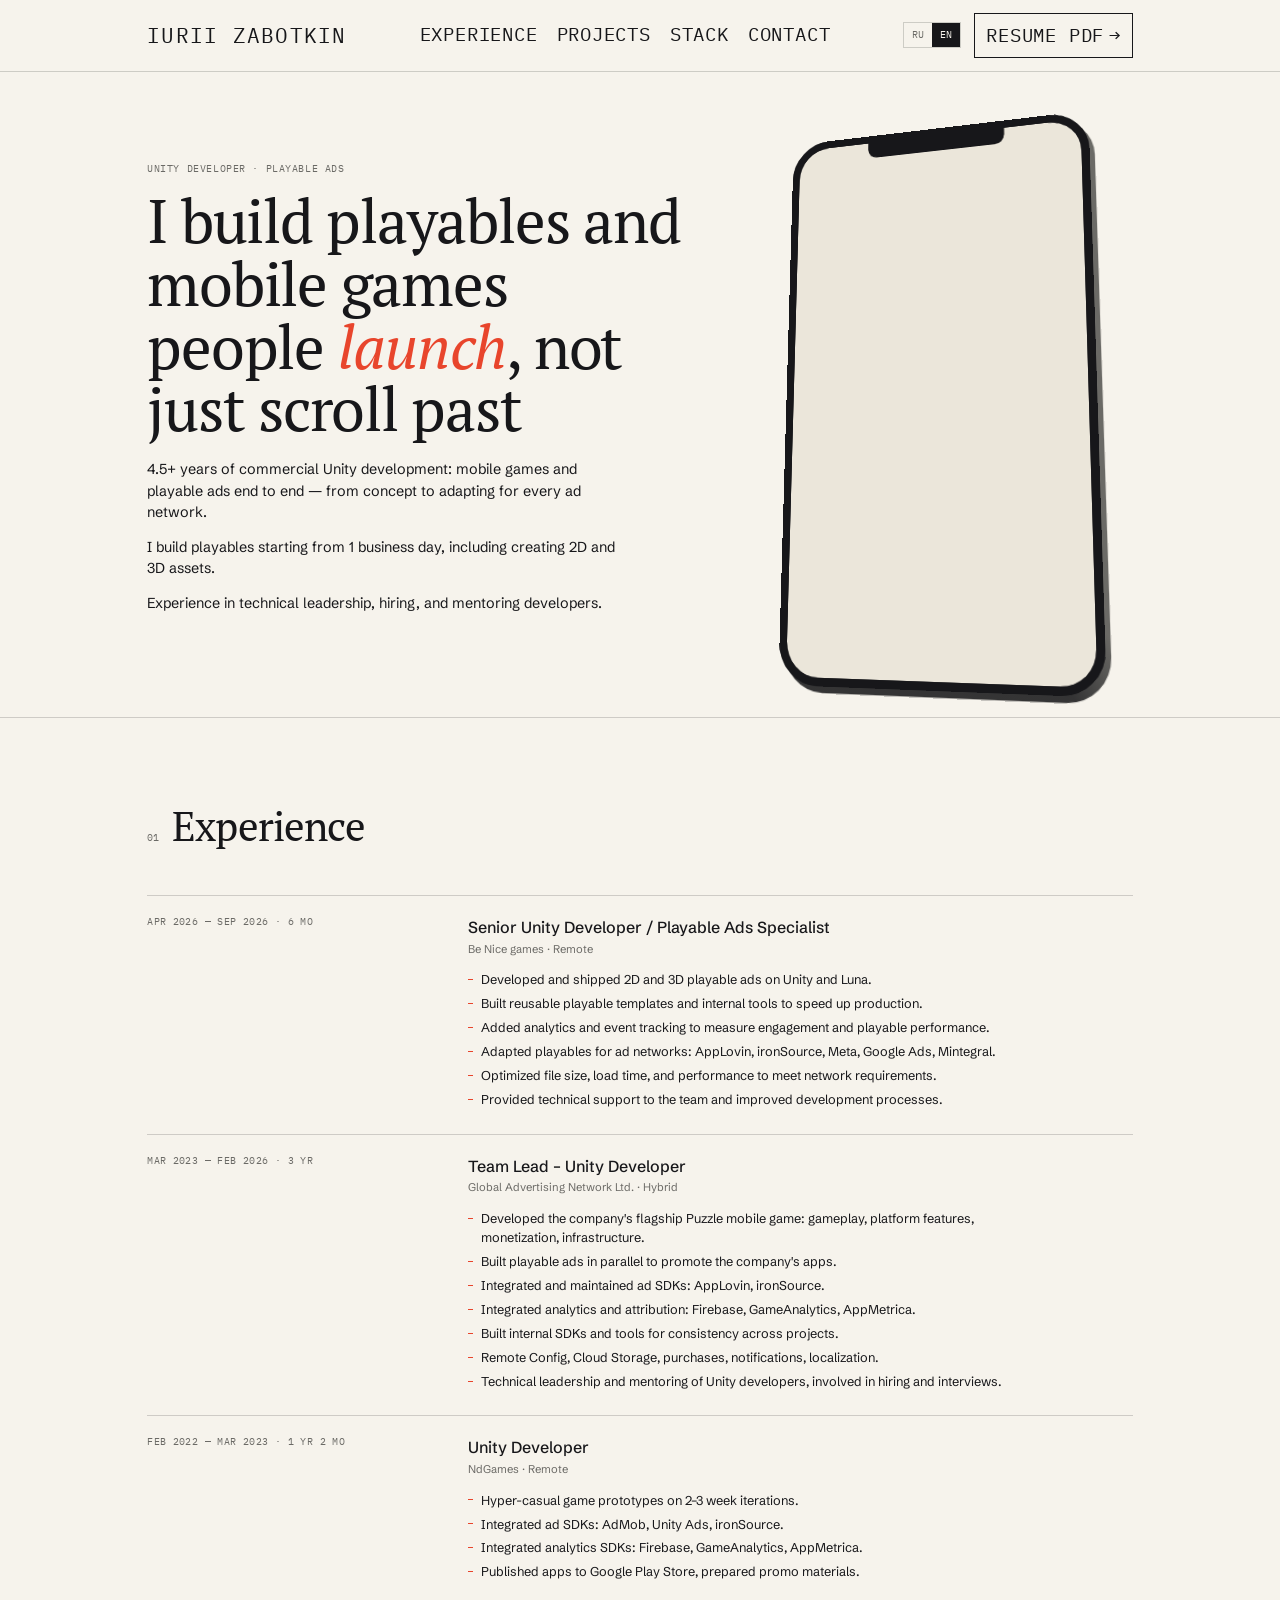
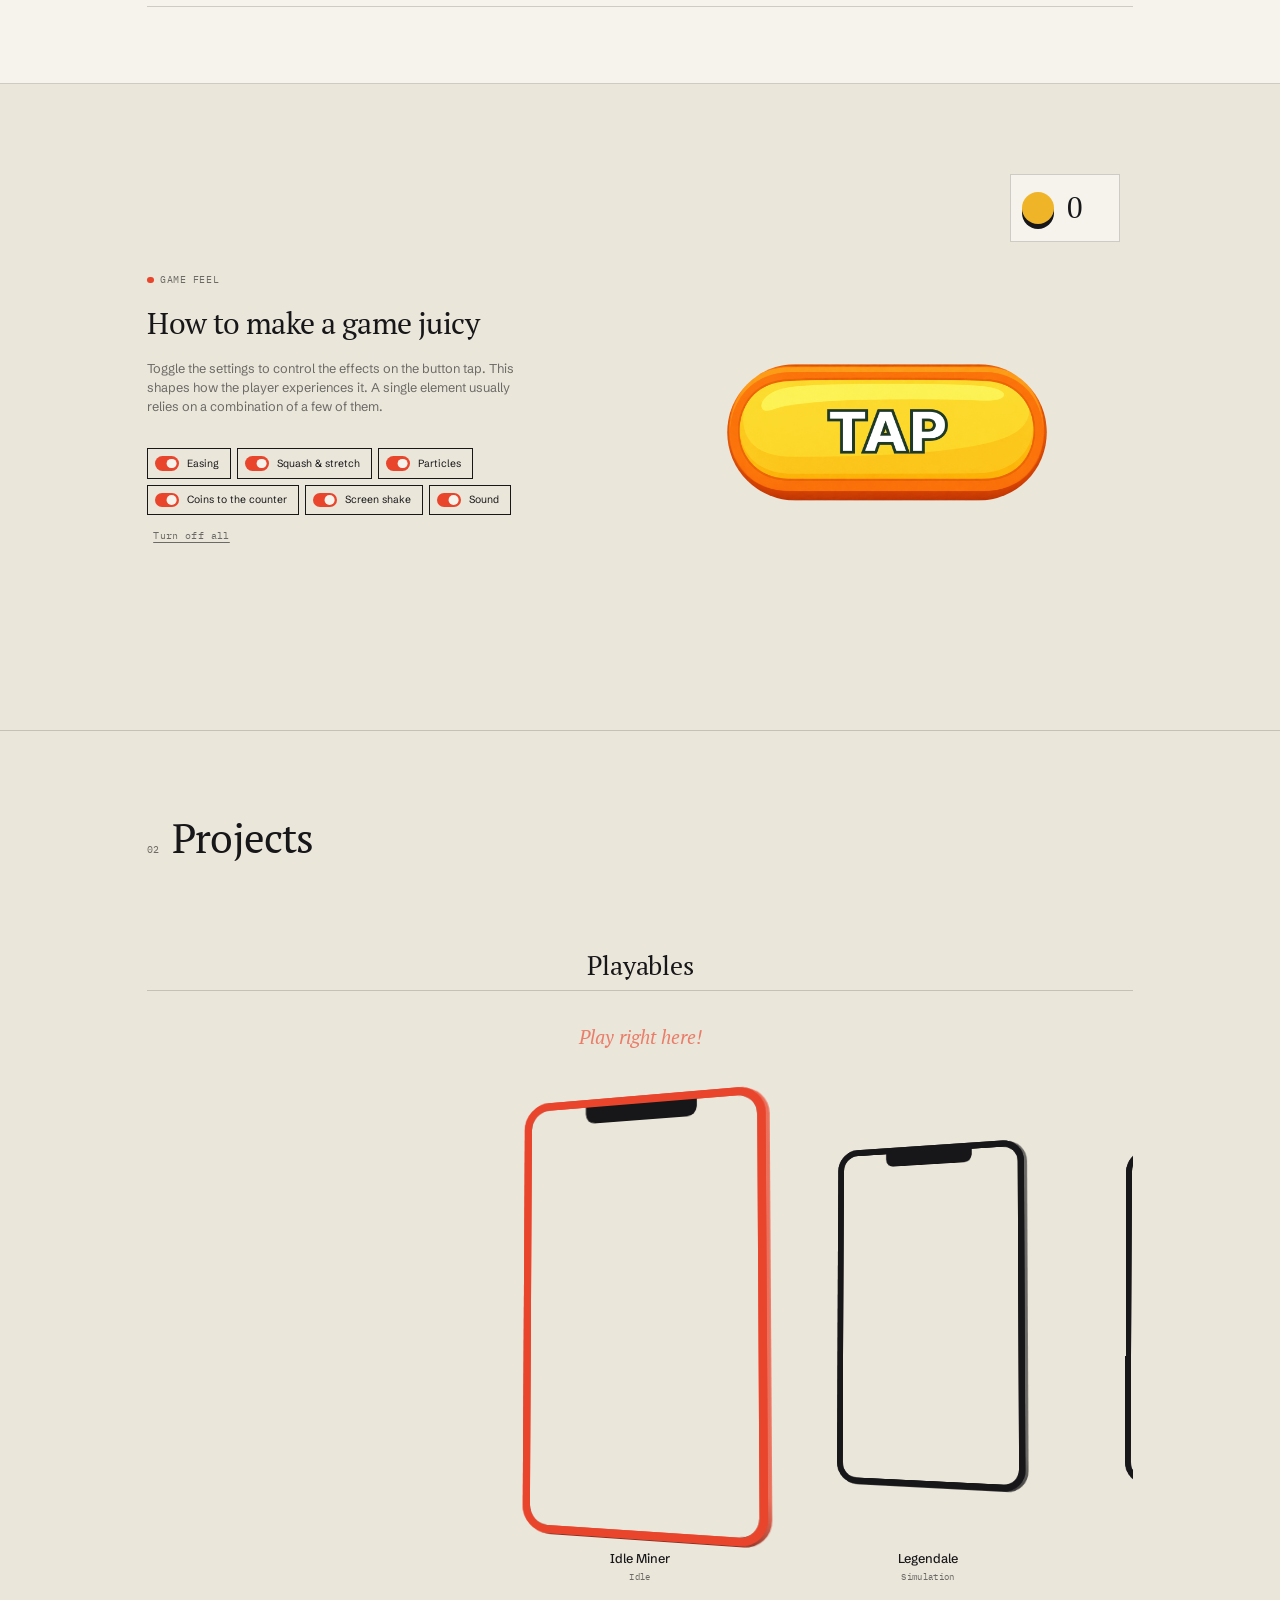
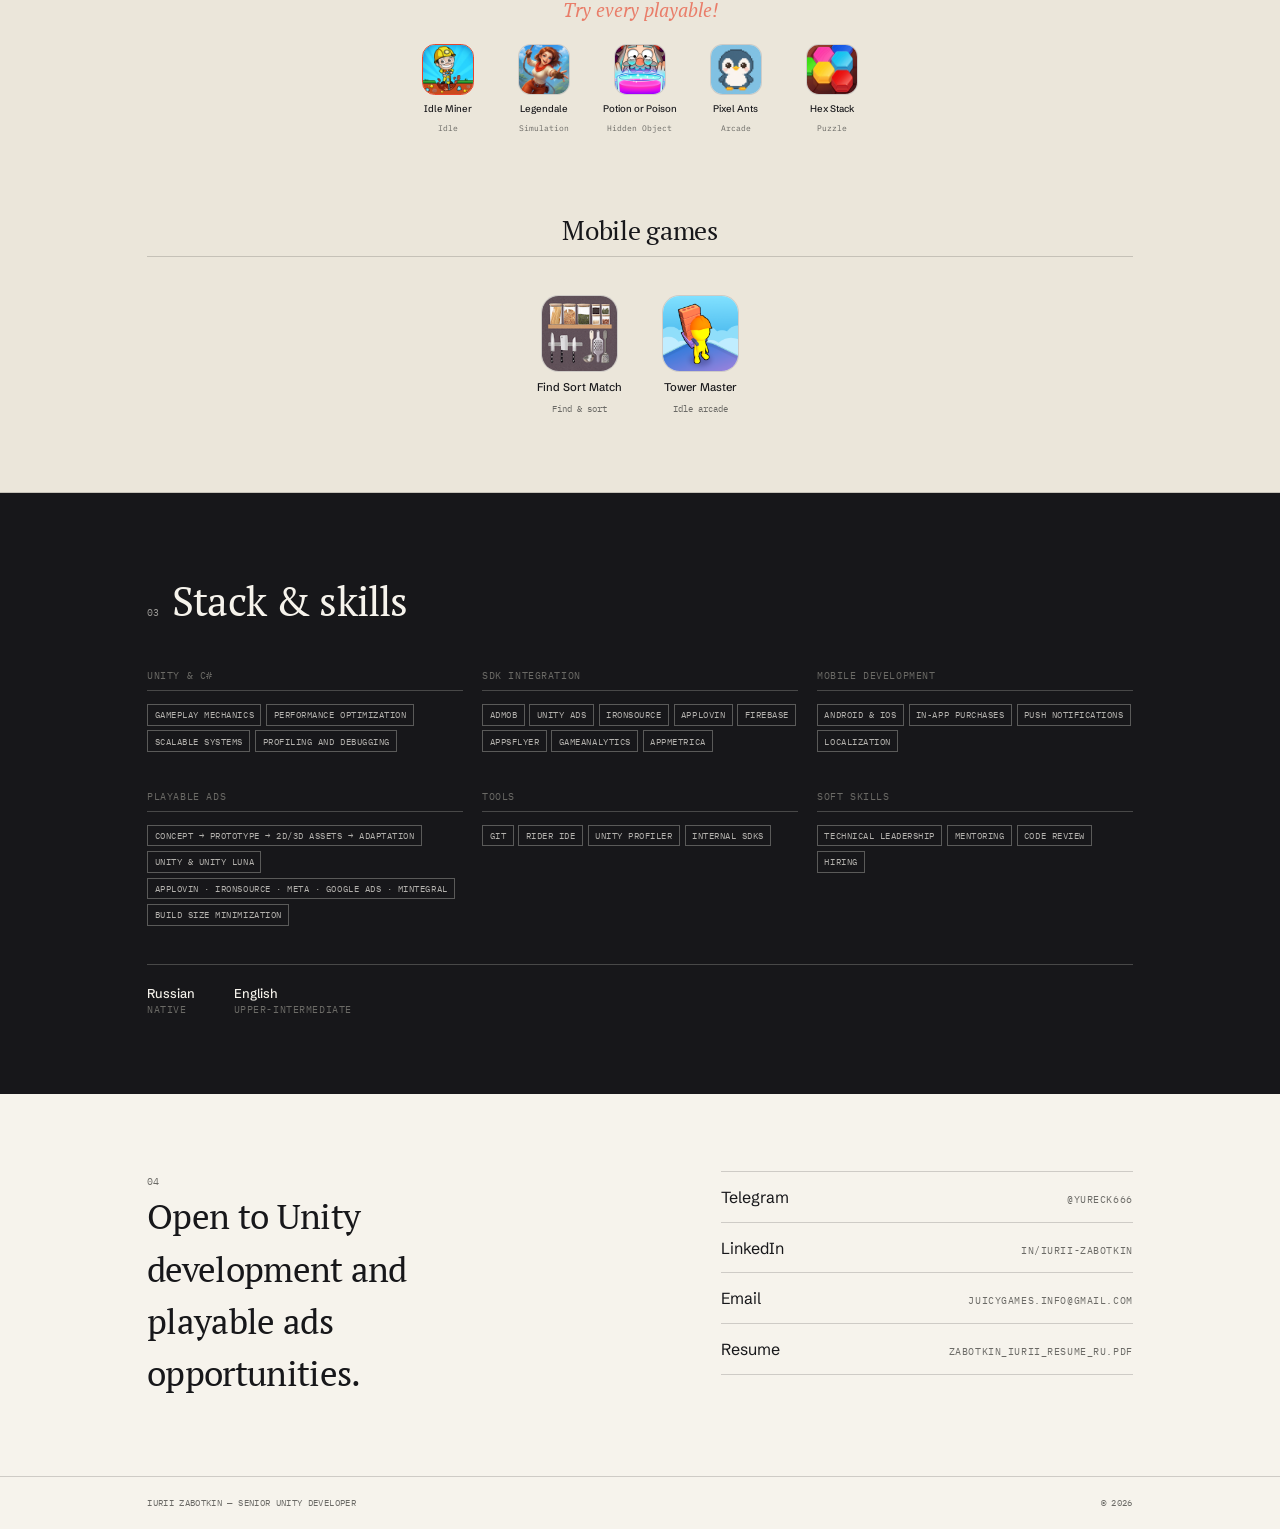
<file: index.html>
<!doctype html>
<html lang="ru">
<head>
<meta charset="utf-8">
<meta name="viewport" content="width=device-width, initial-scale=1">
<title>Юрий Заботкин — Senior Unity Developer, Playable Ads</title>
<meta name="description" content="Senior Unity Developer и Playable Ads специалист. 4.5+ года в мобильных играх и плееблах.">
<meta property="og:type" content="website">
<meta property="og:site_name" content="Юрий Заботкин">
<meta property="og:url" content="https://yureck666.github.io/DemoSite/">
<meta property="og:title" content="Юрий Заботкин — Senior Unity Developer, Playable Ads">
<meta property="og:description" content="Senior Unity Developer и Playable Ads специалист. 4.5+ года в мобильных играх и плееблах.">
<meta property="og:image" content="https://yureck666.github.io/DemoSite/assets/og-image.png">
<meta property="og:image:width" content="1200">
<meta property="og:image:height" content="630">
<meta property="og:locale" content="ru_RU">
<meta name="twitter:card" content="summary_large_image">
<meta name="twitter:title" content="Юрий Заботкин — Senior Unity Developer, Playable Ads">
<meta name="twitter:description" content="Senior Unity Developer и Playable Ads специалист. 4.5+ года в мобильных играх и плееблах.">
<meta name="twitter:image" content="https://yureck666.github.io/DemoSite/assets/og-image.png">
<link rel="icon" type="image/svg+xml" href="assets/favicon.svg">
<link rel="preconnect" href="https://fonts.googleapis.com">
<link rel="preconnect" href="https://fonts.gstatic.com" crossorigin>
<!-- Loaded non-blocking: a stylesheet link still pending makes browsers hold
     off running every later <script> until it resolves, so a slow/stalled
     fonts.googleapis.com request would otherwise delay main.js itself
     (and with it everything that isn't hardcoded as static HTML, like the
     hero text). preload+onload swap avoids that; noscript covers no-JS. -->
<link rel="preload" as="style"
  href="https://fonts.googleapis.com/css2?family=PT+Serif:ital@0;1&family=Schibsted+Grotesk:wght@400;500;600&family=IBM+Plex+Mono:wght@400;500&display=swap"
  onload="this.onload=null;this.rel='stylesheet'">
<noscript><link rel="stylesheet" href="https://fonts.googleapis.com/css2?family=PT+Serif:ital@0;1&family=Schibsted+Grotesk:wght@400;500;600&family=IBM+Plex+Mono:wght@400;500&display=swap"></noscript>
<link rel="stylesheet" href="assets/css/styles.css">
</head>
<body>

<header class="site-header">
  <div class="container site-header__row">
    <span class="site-header__name" id="headerName">Заботкин Юрий</span>
    <nav class="site-header__nav" id="headerNav" aria-label="Основная навигация"></nav>
    <div class="site-header__actions">
      <div class="lang-switch" role="group" aria-label="Язык сайта">
        <button type="button" id="langRu" aria-pressed="true">RU</button>
        <button type="button" id="langEn" aria-pressed="false">EN</button>
      </div>
      <a class="btn btn--outline" id="headerResume" href="assets/resume/Zabotkin_Iurii_Resume_RU.pdf" download>
        <span id="headerResumeLabel">Резюме PDF</span><span class="arrow">→</span>
      </a>
    </div>
  </div>
</header>

<main>

  <!-- Hero -->
  <section class="hero">
    <div class="container hero__grid">
      <div>
        <p class="mono hero__eyebrow" id="heroEyebrow"></p>
        <h1 class="hero__title" id="heroTitle"></h1>
        <div id="heroLede"></div>
      </div>
      <div>
        <div class="hero__device-wrap">
          <div class="phone phone--hero" id="heroPhone">
            <div class="phone__edge"></div>
            <div class="phone__body">
              <div class="phone__screen">
                <video id="heroPreview" src="assets/Playables Preview/Miner.mp4" muted loop playsinline preload="auto" autoplay></video>
                <!-- aria-label and click target are wired by main.js once the playables data (title/url) is loaded -->
                <button type="button" class="phone__select" id="heroPlayBtn"></button>
              </div>
            </div>
            <div class="phone__notch"></div>
            <div class="phone__frame"></div>
          </div>
        </div>
      </div>
    </div>
  </section>

  <!-- Experience -->
  <section class="section" id="experience">
    <div class="container">
      <div class="section__head" data-reveal>
        <span class="section__index" id="expIndex"></span>
        <h2 class="section__title" id="expTitle"></h2>
      </div>
      <div class="exp-list" id="expList"></div>
    </div>
  </section>

  <!-- Game Feel interactive demo -->
  <section class="section gamefeel-section" id="gamefeel">
    <div class="container">
      <div class="gamefeel" data-reveal>
        <div class="gamefeel__info">
          <p class="gamefeel__label" id="gfEyebrow"></p>
          <h3 class="gamefeel__title" id="gfTitle"></h3>
          <p class="gamefeel__text" id="gfDesc"></p>
        </div>

        <div class="gamefeel__stage" id="gfStage">
          <div class="gamefeel__counter">
            <span class="gamefeel__coin" aria-hidden="true">
              <span class="gamefeel__coin-shadow"></span>
              <span class="gamefeel__coin-icon"></span>
            </span>
            <span class="sr-only" id="gfCounterSrLabel"></span>
            <span class="gamefeel__value" id="gfCount">0</span>
          </div>
          <canvas class="gamefeel__fx" id="gfFx" aria-hidden="true"></canvas>
          <button type="button" class="gamefeel__btn" id="gfButton"></button>
        </div>

        <div class="gamefeel__controls">
          <div class="gamefeel__toggles" role="group" aria-label="Effects">
            <button type="button" class="toggle" id="gfToggleEasing" data-effect="easing" aria-pressed="true">
              <span class="toggle__switch" aria-hidden="true"></span><span id="gfToggleEasingLabel"></span>
            </button>
            <button type="button" class="toggle" id="gfToggleSquash" data-effect="squash" aria-pressed="true">
              <span class="toggle__switch" aria-hidden="true"></span><span id="gfToggleSquashLabel"></span>
            </button>
            <button type="button" class="toggle" id="gfToggleParticles" data-effect="particles" aria-pressed="true">
              <span class="toggle__switch" aria-hidden="true"></span><span id="gfToggleParticlesLabel"></span>
            </button>
            <button type="button" class="toggle" id="gfToggleCounter" data-effect="counter" aria-pressed="true">
              <span class="toggle__switch" aria-hidden="true"></span><span id="gfToggleCounterLabel"></span>
            </button>
            <button type="button" class="toggle" id="gfToggleShake" data-effect="shake" aria-pressed="true">
              <span class="toggle__switch" aria-hidden="true"></span><span id="gfToggleShakeLabel"></span>
            </button>
            <button type="button" class="toggle" id="gfToggleSound" data-effect="sound" aria-pressed="true">
              <span class="toggle__switch" aria-hidden="true"></span><span id="gfToggleSoundLabel"></span>
            </button>
          </div>
          <button type="button" class="gamefeel__all" id="gfToggleAll"></button>
        </div>
      </div>
    </div>
  </section>

  <!-- Projects -->
  <section class="section section--paper2" id="projects">
    <div class="container">
      <div class="section__head" data-reveal>
        <span class="section__index" id="projIndex"></span>
        <h2 class="section__title" id="projTitle"></h2>
      </div>

      <div class="subsection" data-reveal>
        <div class="subsection__head">
          <h3 class="subsection__title" id="playablesTitle"></h3>
        </div>
        <p class="playables-caption" id="playablesTagline"></p>
        <div class="playables-grid" id="playablesGrid"></div>
        <p class="playables-caption playables-caption--nav" id="playablesNavTagline"></p>
        <div class="playables-nav" id="playablesNav"></div>
      </div>

      <div class="subsection" data-reveal>
        <div class="subsection__head">
          <h3 class="subsection__title" id="gamesTitle"></h3>
        </div>
        <div class="games-row" id="gamesRow"></div>
      </div>
    </div>
  </section>

  <!-- Stack -->
  <section class="section section--invert" id="stack">
    <div class="container">
      <div class="section__head" data-reveal>
        <span class="section__index" id="stackIndex"></span>
        <h2 class="section__title" id="stackTitle"></h2>
      </div>
      <div class="stack-groups" id="stackGroups"></div>
      <div class="languages-row" id="languagesRow"></div>
    </div>
  </section>

  <!-- Contact -->
  <section class="section" id="contact">
    <div class="container contact__grid">
      <div data-reveal>
        <span class="section__index" id="contactIndex"></span>
        <p class="contact__lede" id="contactLede"></p>
      </div>
      <ul class="contact__list" id="contactList" data-reveal></ul>
    </div>
  </section>

</main>

<footer class="site-footer">
  <div class="container site-footer__row">
    <span id="footerText"></span>
    <span>© <span id="footerYear"></span></span>
  </div>
</footer>

<!-- Reusable playable modal -->
<dialog class="player-modal" id="playerModal">
  <div class="player-modal__bar">
    <div class="player-modal__info">
      <div class="player-modal__title" id="playerModalTitle">—</div>
      <div class="player-modal__genre" id="playerModalGenre"></div>
    </div>
    <div class="player-modal__tools">
      <button type="button" id="playerRestart" title="Restart">↻</button>
      <a id="playerOpenNewTab" href="#" target="_blank" rel="noopener" title="Open in new tab">↗</a>
      <button type="button" id="playerClose" title="Close">✕</button>
    </div>
  </div>
  <div class="player-modal__stage">
    <div class="phone phone--lg">
      <div class="phone__edge"></div>
      <div class="phone__body">
        <div class="phone__screen">
          <iframe id="playerFrame" title="Playable demo" src="about:blank" allow="accelerometer; gyroscope"></iframe>
          <video id="playerBackdrop" muted playsinline aria-hidden="true"></video>
          <div class="player-loading" id="playerLoading" aria-hidden="true">
            <svg class="player-loading__ring" viewBox="0 0 64 64" width="64" height="64">
              <circle class="player-loading__track" cx="32" cy="32" r="28"></circle>
              <circle class="player-loading__fill" id="playerLoadingFill" cx="32" cy="32" r="28"></circle>
            </svg>
            <div class="player-loading__label" id="playerLoadingLabel">0 / 0</div>
          </div>
        </div>
      </div>
      <div class="phone__notch"></div>
      <div class="phone__frame"></div>
    </div>
  </div>
</dialog>

<script src="assets/js/i18n.js"></script>
<script src="assets/js/main.js"></script>
<script data-goatcounter="https://yureck666.goatcounter.com/count"
        async src="//gc.zgo.at/count.js"></script>
</body>
</html>
</file>
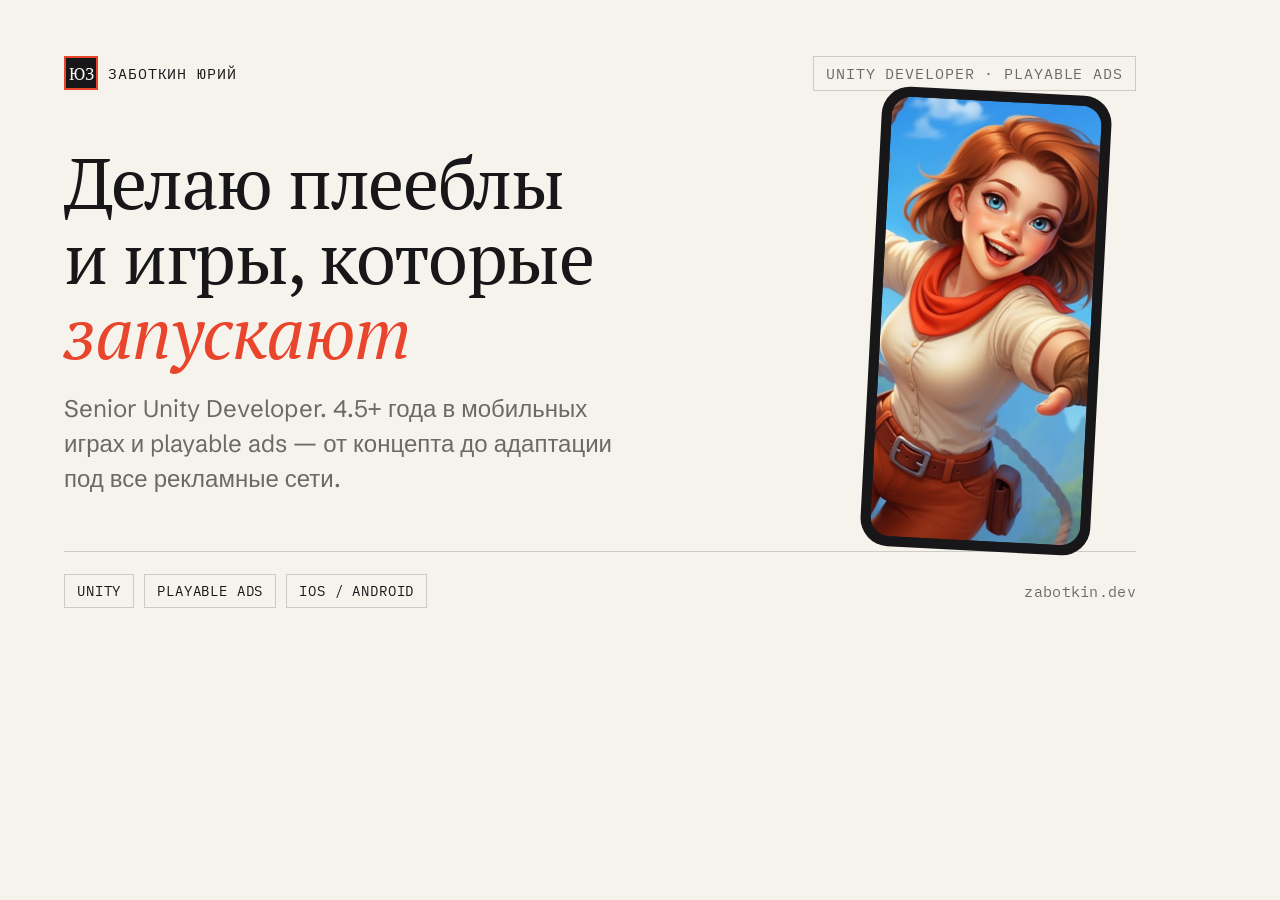
<file: assets/og/og-image.html>
<!doctype html>
<html lang="ru">
<head>
<meta charset="utf-8">
<link rel="preconnect" href="https://fonts.googleapis.com">
<link rel="preconnect" href="https://fonts.gstatic.com" crossorigin>
<link rel="stylesheet" href="https://fonts.googleapis.com/css2?family=PT+Serif:ital@0;1&family=Schibsted+Grotesk:wght@400;500;600&family=IBM+Plex+Mono:wght@400;500&display=swap">
<style>
  :root {
    --paper:   #F6F3EC;
    --paper-2: #EBE6DA;
    --ink:     #17171A;
    --muted:   #6B6A66;
    --accent:  #E8452C;
    --rule:    1px solid rgba(23, 23, 26, 0.18);
  }
  * { margin: 0; padding: 0; box-sizing: border-box; }
  html, body {
    width: 1200px;
    height: 630px;
    background: var(--paper);
    color: var(--ink);
    font-family: 'Schibsted Grotesk', sans-serif;
    overflow: hidden;
  }
  .card {
    width: 1200px;
    height: 630px;
    position: relative;
    display: flex;
    flex-direction: column;
    justify-content: space-between;
    padding: 56px 64px;
  }
  .top {
    display: flex;
    justify-content: space-between;
    align-items: flex-start;
  }
  .mark {
    display: flex;
    align-items: center;
    gap: 10px;
  }
  .mark__box {
    width: 34px;
    height: 34px;
    background: var(--ink);
    border: 2px solid var(--accent);
    color: var(--paper);
    font-family: 'PT Serif', serif;
    font-size: 17px;
    display: flex;
    align-items: center;
    justify-content: center;
    flex-shrink: 0;
  }
  .mark__name {
    font-family: 'IBM Plex Mono', monospace;
    font-size: 15px;
    letter-spacing: 0.06em;
    text-transform: uppercase;
  }
  .eyebrow {
    font-family: 'IBM Plex Mono', monospace;
    font-size: 15px;
    letter-spacing: 0.06em;
    text-transform: uppercase;
    color: var(--muted);
    border: var(--rule);
    padding: 7px 12px;
  }
  .main {
    display: flex;
    align-items: center;
    gap: 56px;
  }
  .text {
    flex: 1.15;
  }
  .title {
    font-family: 'PT Serif', serif;
    font-size: 72px;
    line-height: 1.04;
    letter-spacing: -0.02em;
    color: var(--ink);
  }
  .title em {
    font-style: italic;
    color: var(--accent);
  }
  .subtitle {
    margin-top: 22px;
    font-size: 24px;
    line-height: 1.45;
    color: var(--muted);
    max-width: 560px;
  }
  .device-wrap {
    flex-shrink: 0;
    width: 300px;
    display: flex;
    justify-content: center;
  }
  .phone {
    width: 230px;
    height: 460px;
    background: var(--ink);
    border-radius: 28px;
    padding: 10px;
    transform: rotate(3deg);
  }
  .phone__screen {
    width: 100%;
    height: 100%;
    border-radius: 20px;
    overflow: hidden;
    position: relative;
    background: var(--paper-2);
  }
  .phone__screen img {
    width: 100%;
    height: 100%;
    object-fit: cover;
  }
  .bottom {
    display: flex;
    align-items: center;
    justify-content: space-between;
    border-top: var(--rule);
    padding-top: 22px;
  }
  .tags {
    display: flex;
    gap: 10px;
  }
  .tag {
    font-family: 'IBM Plex Mono', monospace;
    font-size: 14px;
    letter-spacing: 0.06em;
    text-transform: uppercase;
    color: var(--ink);
    border: var(--rule);
    padding: 7px 12px;
  }
  .url {
    font-family: 'IBM Plex Mono', monospace;
    font-size: 15px;
    letter-spacing: 0.02em;
    color: var(--muted);
  }
</style>
</head>
<body>
  <div class="card">
    <div class="top">
      <div class="mark">
        <div class="mark__box">ЮЗ</div>
        <div class="mark__name">Заботкин Юрий</div>
      </div>
      <div class="eyebrow">Unity Developer · Playable Ads</div>
    </div>

    <div class="main">
      <div class="text">
        <div class="title">Делаю плееблы<br>и игры, которые<br><em>запускают</em></div>
        <div class="subtitle">Senior Unity Developer. 4.5+ года в мобильных играх и playable ads — от концепта до адаптации под все рекламные сети.</div>
      </div>
      <div class="device-wrap">
        <div class="phone">
          <div class="phone__screen">
            <img src="../Playables%20Icons/Legendale.png" alt="">
          </div>
        </div>
      </div>
    </div>

    <div class="bottom">
      <div class="tags">
        <span class="tag">Unity</span>
        <span class="tag">Playable Ads</span>
        <span class="tag">iOS / Android</span>
      </div>
      <div class="url">zabotkin.dev</div>
    </div>
  </div>
</body>
</html>
</file>
<file: assets/css/styles.css>
/* ==========================================================================
   Tokens — exact values from DESIGN.md. Do not add colors/sizes outside this.
   Sizes below are the pre-zoom values x0.8 (see note on the html rule) so
   the page renders without relying on the non-standard `zoom` property.
   ========================================================================== */
:root {
  --paper:   #F6F3EC;
  --paper-2: #EBE6DA;
  --ink:     #17171A;
  --muted:   #6B6A66;
  --accent:  #E8452C;
  --rule:    1px solid rgba(23, 23, 26, 0.18);
  --rule-ink: 1px solid rgba(246, 243, 236, 0.22);

  --sp-1: 6.4px;
  --sp-2: 12.8px;
  --sp-3: 19.2px;
  --sp-4: 38.4px;
  --sp-5: 76.8px;

  --font-display: "PT Serif", Georgia, serif;
  --font-text: "Schibsted Grotesk", Georgia, sans-serif;
  --font-mono: "IBM Plex Mono", ui-monospace, monospace;
}

/* ==========================================================================
   Reset
   ========================================================================== */
*, *::before, *::after { box-sizing: border-box; }
html { -webkit-text-size-adjust: 100%; }
body, h1, h2, h3, p, figure, dl, dd { margin: 0; }
ul { margin: 0; padding: 0; list-style: none; }
img, svg, video, iframe { display: block; max-width: 100%; }
a { color: inherit; }
button { font: inherit; color: inherit; background: none; border: 0; cursor: pointer; }

html {
  scroll-behavior: smooth;
}
@media (prefers-reduced-motion: reduce) {
  html { scroll-behavior: auto; }
  * { animation-duration: 0.01ms !important; animation-iteration-count: 1 !important; transition-duration: 0.01ms !important; }
}

body {
  background: var(--paper);
  color: var(--ink);
  font-family: var(--font-text);
  font-weight: 400;
  font-size: 12.8px;
  line-height: 1.5;
  -webkit-font-smoothing: antialiased;
}

:focus-visible {
  outline: 1.6px solid var(--accent);
  outline-offset: 2.4px;
}

.container {
  max-width: 1024px;
  margin: 0 auto;
  padding: 0 var(--sp-3);
}
@media (max-width: 640px) {
  .container { padding: 0 var(--sp-2); }
}

.mono {
  font-family: var(--font-mono);
  font-size: 9.6px;
  letter-spacing: 0.06em;
  text-transform: uppercase;
}

.tag {
  display: inline-block;
  font-family: var(--font-mono);
  font-size: 8.8px;
  letter-spacing: 0.06em;
  text-transform: uppercase;
  padding: 3.2px 6.4px;
  border: var(--rule);
  color: var(--muted);
}

/* ==========================================================================
   Header
   ========================================================================== */
.site-header {
  position: sticky;
  top: 0;
  z-index: 40;
  background: rgba(246, 243, 236, 0.92);
  backdrop-filter: none;
  border-bottom: var(--rule);
}
.site-header__row {
  display: flex;
  align-items: center;
  justify-content: space-between;
  gap: var(--sp-3);
  padding-top: var(--sp-2);
  padding-bottom: var(--sp-2);
}
.site-header__name {
  font-family: var(--font-mono);
  font-size: 10.4px;
  letter-spacing: 0.06em;
  text-transform: uppercase;
  white-space: nowrap;
}
.site-header__nav {
  display: flex;
  gap: var(--sp-3);
  flex: 1;
  justify-content: center;
}
.site-header__nav a {
  font-family: var(--font-mono);
  font-size: 9.6px;
  letter-spacing: 0.04em;
  text-transform: uppercase;
  text-decoration: none;
  border-bottom: 1px solid transparent;
  padding-bottom: 1.6px;
}
.site-header__nav a:hover { border-bottom-color: var(--accent); color: var(--accent); }

.site-header__actions {
  display: flex;
  align-items: center;
  gap: var(--sp-2);
}

.lang-switch {
  display: flex;
  font-family: var(--font-mono);
  font-size: 9.6px;
  letter-spacing: 0.04em;
  border: var(--rule);
}
.lang-switch button {
  padding: 4.8px 8px;
  color: var(--muted);
}
.lang-switch button[aria-pressed="true"] {
  background: var(--ink);
  color: var(--paper);
}

.btn {
  display: inline-flex;
  align-items: center;
  gap: 4.8px;
  font-family: var(--font-mono);
  font-size: 9.6px;
  letter-spacing: 0.04em;
  text-transform: uppercase;
  text-decoration: none;
  padding: 7.2px 11.2px;
  border-radius: 0;
  transition: background-color 150ms ease, color 150ms ease, border-color 150ms ease;
}
.btn .arrow { transition: transform 150ms ease; }
.btn:hover .arrow { transform: translateX(3.2px); }

.btn--solid {
  background: var(--accent);
  color: var(--paper);
  border: 1px solid var(--accent);
}
.btn--solid:hover { background: #cf3b24; border-color: #cf3b24; }

.btn--outline {
  background: transparent;
  color: var(--ink);
  border: 1px solid var(--ink);
}
.btn--outline:hover { background: var(--ink); color: var(--paper); }

.btn--outline-invert {
  background: transparent;
  color: var(--paper);
  border: 1px solid var(--paper);
}
.btn--outline-invert:hover { background: var(--paper); color: var(--ink); }

@media (max-width: 860px) {
  .site-header__nav { display: none; }
}

@media (min-width: 861px) {
  .site-header__name { font-size: 20.8px; }
  .site-header__nav a { font-size: 19.2px; }
  .btn { font-size: 19.2px; }
}

/* ==========================================================================
   Hero
   ========================================================================== */
.hero {
  padding: var(--sp-4) 0 var(--sp-4);
  border-bottom: var(--rule);
}
.hero__grid {
  display: grid;
  grid-template-columns: 7fr 5fr;
  gap: var(--sp-4);
  align-items: center;
}
@media (max-width: 860px) {
  .hero__grid {
    grid-template-columns: 1fr;
    gap: var(--sp-3);
  }
  .hero__device-wrap { order: -1; }
}
.hero__eyebrow {
  color: var(--muted);
  margin-bottom: var(--sp-2);
}
.hero__title {
  font-family: var(--font-display);
  font-weight: 400;
  font-size: clamp(32px, 4.8vw, 70.4px);
  letter-spacing: -0.02em;
  line-height: 1.02;
  margin-bottom: var(--sp-3);
}
.hero__title em { font-style: italic; color: var(--accent); }
.hero__lede {
  max-width: 52ch;
  font-size: 14.4px;
  color: var(--ink);
  margin-bottom: var(--sp-2);
}
.hero__lede + .hero__lede { margin-top: var(--sp-1); }

.hero__device-wrap { display: flex; justify-content: center; }

/* ==========================================================================
   Phone frame — the one rounded, "physical" object on the page
   ========================================================================== */
.phone {
  position: relative;
  width: 249.6px;
  aspect-ratio: 9 / 16;
  --phone-radius: 27.2px;
  /* Single global knob: percentages resolve against the phone's own box
     (X against width, Y against height), so every size variant gets the
     same proportional edge with no per-size tuning. */
  --phone-edge-amount: 2%;
  transform: perspective(720px) rotateX(6deg) rotateY(-18deg);
  will-change: transform;
}
/* A solid silhouette of the phone sitting behind the body, offset toward
   whichever corner the phone is leaning into. As the wobble tilts the phone,
   JS re-aims this offset so a sliver of it keeps peeking out — a flat,
   reliable stand-in for real thickness instead of fragile 3D side faces. */
.phone__edge {
  position: absolute;
  inset: 0;
  border-radius: var(--phone-radius);
  /* Light from the top-left, falling off toward the bottom-right — the same
     corner the edge peeks out from — so it reads as a lit metal bevel. Dark
     stop is mixed, not pure --ink: the visible sliver sits right next to the
     --ink border/body, and matching it exactly made the edge disappear. */
  background: linear-gradient(to bottom left, var(--muted) 45%, color-mix(in srgb, var(--ink) 65%, var(--muted) 35%) 55%);
  /* Matches the rest-pose tilt (rotateX 6deg / rotateY -18deg): X gets the
     full amount, Y gets a third of it, same ratio JS uses once it takes over. */
  transform: translate(var(--phone-edge-amount), calc(var(--phone-edge-amount) / 3));
  transition: background 420ms ease;
}
.phone__body {
  position: absolute;
  inset: 0;
  border: 8px solid var(--ink);
  border-radius: var(--phone-radius);
  background: var(--ink);
  overflow: hidden;
  /* Masks a hairline gap that otherwise shows the page background through the
     rounded corners: overflow:hidden clips the screen (a plain rect) to the
     border-radius curve, but anti-aliasing of that clip doesn't perfectly
     meet the border's own curve, leaving a sliver right at the edge. An
     inset ring in the same ink color as the body sits right at that seam
     and paints over it. */
  box-shadow: inset 0 0 0 1px var(--ink);
  transition: border-color 420ms ease;
}
/* Sibling of .phone__body, not a child: it's positioned against .phone's own
   box (border included), so its solid ink fill paints straight over the
   border instead of merely butting up against it. Butting two independently
   anti-aliased edges (the CSS `border` and an overflow-clipped child) left a
   hairline seam between them that no amount of matching color could patch
   from inside the clip. Height = the 8px border it now covers + the
   original 16px of visible notch below it; top:0 anchors it to the same
   point the border starts from, so the two are never adjacent, only
   overlapping. */
.phone__notch {
  position: absolute;
  top: 0;
  left: 50%;
  transform: translateX(-50%);
  width: 46%;
  height: 24px;
  background: var(--ink);
  border-radius: 0 0 9.6px 9.6px;
  z-index: 4;
  /* Extends the solid fill 1px past the notch's own rounded bottom edge: the
     screen media (iframe/video, its own compositor layer) anti-aliases
     against that curve a touch differently than the notch does, leaving a
     hairline gap right under it otherwise. */
  box-shadow: 0 1px 0 var(--ink);
}
/* Decorative ring drawn on top of the notch (z-index above it), so the
   notch sits under the frame rather than the frame being just a border
   baked into .phone__body underneath everything else. Transparent center +
   pointer-events:none: it's purely a visual cap, clicks must still reach
   .phone__select/the iframe beneath it. */
.phone__frame {
  position: absolute;
  inset: 0;
  border: 8px solid var(--ink);
  border-radius: var(--phone-radius);
  pointer-events: none;
  z-index: 5;
  transition: border-color 420ms ease;
}
.phone__screen {
  position: absolute;
  inset: 0;
  background: var(--paper-2);
}
/* iframe and video are stacked (not just swapped) so activation can hand
   off between them with a brief overlap instead of a hard cut — the video
   stays on top for a beat after the iframe appears, masking the moment a
   freshly-unhidden iframe needs to repaint.
   Hidden/shown with opacity, not visibility: toggling visibility on a
   cross-origin iframe makes the browser tear down and re-create its
   compositor layer right at the toggle, and that fresh layer can land a
   frame out of z-order — a flash that more overlap time can't fix, since
   it's a one-frame compositing race, not a timing shortfall. will-change
   keeps the layer alive permanently so there's nothing to recreate; opacity
   then blends in strict z-order every frame like any other compositor op. */
.phone__screen iframe {
  position: absolute;
  inset: 0;
  width: 100%;
  height: 100%;
  border: 0;
  z-index: 1;
  opacity: 1;
  will-change: opacity;
}
.phone__screen video {
  position: absolute;
  inset: 0;
  width: 100%;
  height: 100%;
  object-fit: cover;
  z-index: 2;
  will-change: opacity;
}
/* Transparent hit-target over a playable's screen. Captures the click when
   the phone isn't the active one (so a tap selects it instead of reaching
   the iframe); once active, pointer-events pass straight through to the
   live playable underneath. */
.phone__select {
  position: absolute;
  inset: 0;
  z-index: 3;
  margin: 0;
  padding: 0;
  border: 0;
  background: transparent;
  cursor: pointer;
}
.phone.is-active .phone__select { pointer-events: none; }
/* 1.5x the old 240px, but capped against both viewport axes so the modal's
   title bar (~56px: text row + buttons + margin) and the phone never
   outgrow the dialog's own 73.6vw / 73.6vh ceiling on short or narrow
   screens. --phone-radius keeps the original 0.13-of-width ratio instead of
   a fixed px value, since the width itself now varies continuously. */
.phone--lg {
  --phone-lg-w: clamp(200px, min(70vw, calc((73.6vh - 56px) * 0.5625)), 360px);
  width: var(--phone-lg-w);
  --phone-radius: calc(var(--phone-lg-w) * 0.13);
  /* Shallower turn than the base .phone rest pose (-18deg), plus a slight
     upward tilt — the modal's phone sits front and center, so it reads
     better close to straight-on with just a touch of looking-up angle. */
  transform: perspective(720px) rotateX(5deg) rotateY(-8deg);
}
.phone--lg .phone__edge {
  /* Same degree-to-offset rate the hero's JS wobble uses (enableTilt):
     the edge-amount-per-degree is anchored to the rest pose's -18deg turn
     (edgeAmount / 18), not to this phone's own, much shallower rotateY —
     anchoring it to -8 instead (as a naive restX/|restY| re-derivation
     would) inflates the rate and sends the edge sliver way further than
     this small a tilt should. Evaluated at rotateX 5deg / rotateY -8deg:
     X = amount * 8/18, Y = amount * 5/18. */
  transform: translate(calc(var(--phone-edge-amount) * 8 / 18), calc(var(--phone-edge-amount) * 5 / 18));
}
.phone--hero { width: 320px; --phone-radius: 41.6px; }
@media (max-width: 1100px) {
  .phone--hero { width: 256px; --phone-radius: 33.6px; }
}
@media (max-width: 480px) {
  .phone--hero { width: 208px; --phone-radius: 27.2px; }
}
/* Playables podium — no idle wobble, frozen at the straightest pose the
   wobble ever reaches (rotateX 2deg / rotateY -14deg), so the edge offset
   formula (offset = 0 at 0deg, growing with angle) still holds: smaller,
   calmer sliver than the hero's resting -18deg turn. */
/* Active/inactive sizing is a transform: scale(), not a width change — the
   phone's actual layout box (and the iframe inside it) stays a constant
   249.6px at all times, so the iframe's content never has to re-resize
   itself, and the row's height never shifts as the active phone changes. */
.phone--static {
  transform: perspective(720px) rotateX(2deg) rotateY(-14deg) scale(0.77);
  transition: transform 420ms ease;
}
.phone--static.is-active {
  transform: perspective(720px) rotateX(2deg) rotateY(-14deg) scale(1);
}
.phone--static .phone__edge {
  transform: translate(calc(var(--phone-edge-amount) * 7 / 9), calc(var(--phone-edge-amount) / 9));
}

/* Loading overlay inside the full-screen player modal: a blurred freeze
   frame of the playable's own preview clip (see main.js primeBackdrop)
   behind a circular ring that fills with real download progress (bytes
   fetched vs. Content-Length — see loadIntoPlayer), with the same N/All
   reading below it. Shown only while main.js has the modal's phone marked
   is-loading; both the ring and the backdrop disappear together the
   moment the fetched playable actually loads into the iframe. */
.player-loading {
  display: none;
  position: absolute;
  inset: 0;
  z-index: 5;
  flex-direction: column;
  align-items: center;
  justify-content: center;
  gap: var(--sp-1);
  pointer-events: none;
}
.phone.is-loading .player-loading { display: flex; }
.player-loading__ring { transform: rotate(-90deg); }
.player-loading__track {
  fill: none;
  stroke: color-mix(in srgb, var(--paper) 30%, transparent);
  stroke-width: 4.8px;
}
.player-loading__fill {
  fill: none;
  stroke: var(--accent);
  stroke-width: 4.8px;
  transition: stroke-dashoffset 120ms linear;
}
.player-loading__label {
  font-family: var(--font-mono);
  font-size: 11.2px;
  letter-spacing: 0.04em;
  color: var(--paper);
}
#playerBackdrop {
  display: none;
  filter: blur(14px);
}
.phone.is-loading #playerBackdrop { display: block; }

/* ==========================================================================
   Section scaffolding
   ========================================================================== */
.section {
  padding: var(--sp-5) 0;
  border-bottom: var(--rule);
}
.section--invert {
  background: var(--ink);
  color: var(--paper);
  border-bottom: none;
}
.section--invert .section__index,
.section--invert .muted { color: rgba(246, 243, 236, 0.6); }
.section--invert .tag { color: rgba(246, 243, 236, 0.7); border-color: rgba(246, 243, 236, 0.3); }
.section--paper2 { background: var(--paper-2); }

.section__head {
  display: flex;
  align-items: baseline;
  gap: var(--sp-2);
  margin-bottom: var(--sp-4);
}
.section__index {
  font-family: var(--font-mono);
  font-size: 10.4px;
  color: var(--muted);
}
.section__title {
  font-family: var(--font-display);
  font-size: clamp(25.6px, 3.2vw, 44.8px);
  font-weight: 400;
  letter-spacing: -0.02em;
}
@media (max-width: 640px) {
  .section__head { flex-direction: column; align-items: flex-start; }
}

.muted { color: var(--muted); }

[data-reveal] {
  opacity: 0;
  transform: translateY(9.6px);
  transition: opacity 360ms ease, transform 360ms ease;
}
[data-reveal].is-visible {
  opacity: 1;
  transform: translateY(0);
}

/* ==========================================================================
   Game Feel — interactive demo
   ========================================================================== */
.gamefeel-section { background: var(--paper-2); --coin: #F0B429; }
.gamefeel {
  display: grid;
  grid-template-columns: minmax(0, .92fr) minmax(0, 1.08fr);
  grid-template-areas:
    "info    stage"
    "controls stage";
  column-gap: var(--sp-5);
  row-gap: var(--sp-3);
}
@media (max-width: 860px) {
  .gamefeel {
    grid-template-columns: 1fr;
    grid-template-areas: "info" "stage" "controls";
    gap: var(--sp-3);
  }
}
.gamefeel__info { grid-area: info; align-self: end; }
.gamefeel__controls { grid-area: controls; align-self: start; }
.gamefeel__label {
  display: inline-flex;
  align-items: center;
  gap: 6.4px;
  font-family: var(--font-mono);
  font-size: 9.6px;
  letter-spacing: 0.06em;
  text-transform: uppercase;
  color: var(--muted);
}
.gamefeel__label::before { content: ""; width: 6.4px; height: 6.4px; border-radius: 50%; background: var(--accent); }
.gamefeel__title {
  font-family: var(--font-display);
  font-size: clamp(20.8px, 2.32vw, 30.4px);
  font-weight: 400;
  letter-spacing: -0.02em;
  margin-top: var(--sp-2);
}
.gamefeel__text { max-width: 46ch; color: var(--muted); margin-top: var(--sp-2); }

.gamefeel__stage {
  grid-area: stage;
  position: relative;
  height: clamp(480px, 38.4vw, 576px);
  background: transparent;
  overflow: hidden;
}
.gamefeel__counter {
  position: absolute;
  top: var(--sp-2);
  right: var(--sp-2);
  z-index: 3;
  display: flex;
  align-items: center;
  gap: 12.8px;
  padding: 11.2px 22.4px 11.2px 11.2px;
  border: var(--rule);
  background: var(--paper);
  font-family: var(--font-display);
  font-size: 28.8px;
  color: var(--ink);
}
.gamefeel__coin { position: relative; width: 32px; height: 32px; flex: none; }
.gamefeel__coin-shadow { position: absolute; left: 0; top: 4.8px; width: 32px; height: 32px; border-radius: 50%; background: var(--ink); }
.gamefeel__coin-icon { position: absolute; left: 0; top: 0; width: 32px; height: 32px; border-radius: 50%; background: var(--coin); }
.gamefeel__value { min-width: 2ch; font-variant-numeric: tabular-nums; }

/* Own compositing layer so iOS Safari actually flushes canvas repaints each frame — without it, the
   canvas sits among actively-animating siblings (button squash, counter pulse) and iOS can leave it
   stuck on a stale/blank frame while those CSS animations keep playing normally. */
.gamefeel__fx { position: absolute; inset: 0; width: 100%; height: 100%; pointer-events: none; z-index: 3; transform: translateZ(0); will-change: transform; }

.gamefeel__btn {
  position: absolute;
  z-index: 2;
  top: 56%;
  left: 50%;
  transform: translate(-50%, -50%);
  width: 563.2px;
  height: 403.2px;
  border: none;
  background: url("../button_ru.png") center / 100% 100% no-repeat;
  transition: transform 80ms ease, filter 150ms ease;
  user-select: none;
  /* iOS Safari paints its own translucent highlight over tapped elements. This button
     covers nearly the whole stage, so that overlay sat on top of the fx canvas and
     masked the burst/coin-flight animation underneath it for the highlight's duration. */
  -webkit-tap-highlight-color: transparent;
  touch-action: manipulation;
  /* The background image (1926x1506) draws its solid pill only inside a 415,483–1508,992
     sub-rect (a faint low-alpha falloff extends a bit further but isn't visibly part of the
     button), stretched to fill this oversized box. Without clip-path, clicks/taps anywhere in
     that surrounding padding still hit the button. */
  clip-path: inset(32.07% 21.7% 34.13% 21.55% round 999px);
}
/* Keyboard focus ring hugs the pill instead of ballooning outward from this oversized button. */
.gamefeel__btn:focus-visible { outline-offset: -6.4px; }
html[lang="en"] .gamefeel__btn { background-image: url("../button_en.png"); }
.gamefeel__btn:hover { filter: brightness(1.08); }
.gamefeel__btn:active { transform: translate(-50%, calc(-50% + 4.8px)); filter: brightness(0.96); }
.gamefeel__stage.is-eased .gamefeel__btn { transition: transform 400ms cubic-bezier(.22, 1.6, .4, 1), background-color 150ms ease; }
.gamefeel__stage.is-eased .gamefeel__btn:active { transition-duration: 70ms; }

/* Toggles: real switch affordance — the one place a pill shape earns its keep */
.gamefeel__toggles { display: flex; flex-wrap: wrap; gap: var(--sp-1); margin-top: var(--sp-2); }
.toggle {
  display: inline-flex;
  align-items: center;
  gap: 8px;
  padding: 0 11.2px 0 6.4px;
  height: 30.4px;
  border: var(--rule);
  font-family: var(--font-text);
  font-size: 10.4px;
  color: var(--muted);
  transition: border-color 150ms ease, color 150ms ease;
}
.toggle:hover { border-color: var(--ink); color: var(--ink); }
.toggle__switch {
  position: relative;
  width: 24px;
  height: 14.4px;
  flex: none;
  border-radius: 999px;
  background: rgba(23, 23, 26, 0.18);
  transition: background-color 150ms ease;
}
.toggle__switch::after {
  content: "";
  position: absolute;
  top: 2.4px;
  left: 2.4px;
  width: 9.6px;
  height: 9.6px;
  border-radius: 50%;
  background: var(--muted);
  transition: translate 150ms ease, background-color 150ms ease;
}
.toggle[aria-pressed="true"] { border-color: var(--ink); color: var(--ink); }
.toggle[aria-pressed="true"] .toggle__switch { background: var(--accent); }
.toggle[aria-pressed="true"] .toggle__switch::after { translate: 9.6px; background: var(--paper); }

.gamefeel__all {
  display: block;
  margin-top: var(--sp-2);
  font-family: var(--font-mono);
  font-size: 9.6px;
  letter-spacing: 0.04em;
  color: var(--muted);
  text-decoration: underline;
  text-underline-offset: 3.2px;
}
.gamefeel__all:hover { color: var(--accent); }

@media (prefers-reduced-motion: reduce) {
  .gamefeel__btn, .gamefeel__stage, .toggle__switch, .toggle__switch::after {
    animation: none !important;
    transition: none !important;
  }
}

/* ==========================================================================
   Experience
   ========================================================================== */
.exp-list { display: flex; flex-direction: column; }
.exp-item {
  display: grid;
  grid-template-columns: 1fr 2.2fr;
  gap: var(--sp-3);
  padding: var(--sp-3) 0;
  border-top: var(--rule);
}
.exp-item:last-child { border-bottom: var(--rule); }
.exp-item__dates {
  font-family: var(--font-mono);
  font-size: 9.6px;
  letter-spacing: 0.04em;
  color: var(--muted);
}
.exp-item__role {
  font-family: var(--font-text);
  font-weight: 500;
  font-size: 16px;
  margin-bottom: 1.6px;
}
.exp-item__org {
  color: var(--muted);
  font-size: 11.2px;
  margin-bottom: var(--sp-2);
}
.exp-item__bullets li {
  position: relative;
  padding-left: 12.8px;
  margin-bottom: 4.8px;
  max-width: 68ch;
}
.exp-item__bullets li::before {
  content: "";
  position: absolute;
  left: 0;
  top: 8.8px;
  width: 4.8px;
  height: 1px;
  background: var(--accent);
}
@media (max-width: 720px) {
  .exp-item { grid-template-columns: 1fr; }
}

/* ==========================================================================
   Projects — playables podium + mobile game icons
   ========================================================================== */
.subsection { margin-top: var(--sp-5); }
.subsection:first-of-type { margin-top: var(--sp-2); }
.subsection__head {
  display: flex;
  flex-direction: column;
  align-items: center;
  gap: var(--sp-2);
  flex-wrap: wrap;
  margin-bottom: var(--sp-4);
  padding-bottom: var(--sp-1);
  border-bottom: var(--rule);
  text-align: center;
}
.subsection__title {
  font-family: var(--font-display);
  font-size: clamp(17.6px, 2.08vw, 25.6px);
  font-weight: 400;
  letter-spacing: -0.01em;
}
/* Semi-transparent captions around the playables podium — decorative, not
   informational, so low-contrast is intentional rather than an a11y bug. */
.playables-caption {
  font-family: var(--font-display);
  font-style: italic;
  font-size: clamp(14.4px, 1.6vw, 19.2px);
  color: rgba(232, 69, 44, 0.65);
  margin: calc(-1 * var(--sp-1)) 0 var(--sp-2);
  text-align: center;
}
.playables-caption--nav { margin: var(--sp-1) 0 var(--sp-2); }

/* Playables podium — paged by code (clicking a phone, a nav icon, or a
   swipe on mobile; see setupPlayablesCarousel). .playables-grid is just a
   clipping viewport (overflow hidden, fixed in place); the actual row of
   cards is .playables-track below, repositioned by setting its own
   transform from JS — never natively scrolled. touch-action: pan-y tells
   the browser not to attempt its own scroll/zoom on a horizontal drag
   here, leaving that gesture free for the JS swipe handler while vertical
   page scrolling still passes through untouched. Safe to let touch land
   here at all now that cards hold only a muted preview video, never a
   live playable iframe — that only ever lives in the shared modal. */
.playables-grid {
  overflow: hidden;
  padding: 0 var(--sp-2) var(--sp-1);
  touch-action: pan-y;
}
.playables-track {
  display: flex;
  align-items: flex-end;
  gap: var(--sp-4);
  /* Explicit floor so the row never has to measure its own content to size
     itself: active phone at 249.6px (aspect-ratio 9/16 → ~444px) + caption
     (~12.8px gap + two lines of text) + a little slack. */
  min-height: 518.4px;
}
.playable-card { display: flex; flex-direction: column; align-items: center; flex: 0 0 auto; }
/* Accent border marks the active (centered) phone, not a fixed "featured"
   one — it moves with selection, so it needs its own class, not --featured. */
.phone.is-active .phone__body { border-color: var(--accent); }
.phone.is-active .phone__frame { border-color: var(--accent); }
.phone.is-active .phone__edge { background: linear-gradient(to bottom left, color-mix(in srgb, var(--accent) 75%, var(--paper) 25%) 45%, color-mix(in srgb, var(--accent) 55%, var(--ink) 45%) 55%); }
.playable-card__caption { margin-top: var(--sp-2); text-align: center; }
.playable-card__title { font-family: var(--font-text); font-weight: 500; font-size: 12.8px; }
.playable-card__genre { font-family: var(--font-mono); font-size: 8.8px; letter-spacing: 0.04em; color: var(--muted); margin-top: 1.6px; }
@media (max-width: 720px) {
  .playables-track { gap: var(--sp-3); }
}

/* Playables nav — rounded icon buttons below the scroll, one per phone,
   styled after the mobile game tiles below. Clicking one scrolls the
   carousel to that playable, same as clicking its phone. */
.playables-nav { display: flex; flex-wrap: wrap; justify-content: center; gap: var(--sp-3); margin-top: var(--sp-3); }
.playables-nav__item {
  display: flex;
  flex-direction: column;
  align-items: center;
  gap: var(--sp-1);
  width: 76.8px;
  background: none;
  border: none;
  padding: 0;
  cursor: pointer;
  color: var(--ink);
  font-family: inherit;
}
.playables-nav__icon {
  width: 51.2px;
  height: 51.2px;
  border-radius: 12.8px;
  background: var(--paper);
  border: var(--rule);
  overflow: hidden;
  transition: border-color 150ms ease;
}
.playables-nav__icon img { width: 100%; height: 100%; object-fit: cover; }
.playables-nav__item:hover .playables-nav__icon { border-color: var(--accent); }
.playables-nav__item.is-active .playables-nav__icon { border-color: var(--accent); }
.playables-nav__title { font-weight: 500; font-size: 9.6px; text-align: center; }
.playables-nav__genre { font-family: var(--font-mono); font-size: 8px; color: var(--muted); text-align: center; }

/* Mobile games — rounded icon tiles */
.games-row { display: flex; flex-wrap: wrap; justify-content: center; gap: var(--sp-3); }
.game-tile {
  display: flex;
  flex-direction: column;
  align-items: center;
  gap: var(--sp-1);
  width: 102.4px;
  text-decoration: none;
  color: var(--ink);
}
.game-tile__icon {
  width: 76.8px;
  height: 76.8px;
  border-radius: 17.6px;
  background: var(--paper);
  border: var(--rule);
  overflow: hidden;
  transition: border-color 150ms ease;
}
.game-tile__icon img {
  width: 100%;
  height: 100%;
  object-fit: cover;
}
.game-tile:hover .game-tile__icon { border-color: var(--accent); }
.game-tile__title { font-weight: 500; font-size: 11.2px; text-align: center; }
.game-tile__meta { font-family: var(--font-mono); font-size: 8.8px; color: var(--muted); text-align: center; }

/* ==========================================================================
   Player modal — reused by hero + playable project cards
   ========================================================================== */
.player-modal {
  border: none;
  padding: 0;
  width: fit-content;
  max-width: 73.6vw;
  max-height: 73.6vh;
  background: transparent;
  color: var(--paper);
  overflow: visible;
}
.player-modal::backdrop {
  background: rgba(23, 23, 26, 0.9);
}
.player-modal__bar {
  display: flex;
  align-items: flex-start;
  justify-content: space-between;
  gap: var(--sp-3);
  margin-bottom: var(--sp-2);
}
.player-modal__info { min-width: 0; }
.player-modal__title {
  font-family: var(--font-text);
  font-weight: 500;
  font-size: 11.2px;
  color: var(--paper);
  overflow: hidden;
  text-overflow: ellipsis;
  white-space: nowrap;
}
.player-modal__genre {
  font-family: var(--font-mono);
  font-size: 8.8px;
  letter-spacing: 0.04em;
  text-transform: uppercase;
  color: rgba(246, 243, 236, 0.6);
  margin-top: 1.6px;
}
.player-modal__tools { display: flex; gap: var(--sp-1); flex-shrink: 0; }
.player-modal__tools button,
.player-modal__tools a {
  width: 25.6px;
  height: 25.6px;
  display: flex;
  align-items: center;
  justify-content: center;
  color: var(--paper);
  border: 1px solid rgba(246, 243, 236, 0.35);
}
.player-modal__tools button:hover,
.player-modal__tools a:hover { border-color: var(--paper); color: var(--accent); }
.player-modal__stage {
  display: flex;
  justify-content: center;
}

/* ==========================================================================
   Stack / skills
   ========================================================================== */
.stack-groups {
  display: grid;
  grid-template-columns: repeat(3, 1fr);
  gap: var(--sp-4) var(--sp-3);
}
@media (max-width: 860px) {
  .stack-groups { grid-template-columns: repeat(2, 1fr); }
}
@media (max-width: 560px) {
  .stack-groups { grid-template-columns: 1fr; }
}
.stack-group__title {
  font-family: var(--font-mono);
  font-size: 9.6px;
  letter-spacing: 0.06em;
  text-transform: uppercase;
  color: var(--muted);
  margin-bottom: var(--sp-2);
  padding-bottom: var(--sp-1);
  border-bottom: var(--rule-ink);
}
.section:not(.section--invert) .stack-group__title { border-bottom: var(--rule); }
.stack-group__tags { display: flex; flex-wrap: wrap; gap: 4.8px; }

.languages-row {
  display: flex;
  gap: var(--sp-4);
  margin-top: var(--sp-4);
  padding-top: var(--sp-3);
  border-top: var(--rule-ink);
}
.section:not(.section--invert) .languages-row { border-top: var(--rule); }
.lang-item__name { font-family: var(--font-text); font-weight: 500; }
.lang-item__level { font-family: var(--font-mono); font-size: 9.6px; color: var(--muted); }

/* ==========================================================================
   Contact
   ========================================================================== */
.contact__grid {
  display: grid;
  grid-template-columns: 1.3fr 1fr;
  gap: var(--sp-4);
}
@media (max-width: 720px) {
  .contact__grid { grid-template-columns: 1fr; }
}
.contact__lede {
  font-family: var(--font-display);
  font-size: clamp(22.4px, 2.72vw, 38.4px);
  letter-spacing: -0.02em;
  max-width: 18ch;
}
.contact__list { display: flex; flex-direction: column; }
.contact__list a {
  display: flex;
  align-items: baseline;
  justify-content: space-between;
  padding: var(--sp-2) 0;
  border-top: var(--rule-ink);
  text-decoration: none;
  font-size: 16px;
}
.section:not(.section--invert) .contact__list a { border-top: var(--rule); }
.contact__list li:last-child a { border-bottom: var(--rule-ink); }
.section:not(.section--invert) .contact__list li:last-child a { border-bottom: var(--rule); }
.contact__list a:hover { color: var(--accent); }
.contact__list .mono { color: var(--muted); }

/* ==========================================================================
   Footer
   ========================================================================== */
.site-footer {
  padding: var(--sp-3) 0;
}
.site-footer__row {
  display: flex;
  justify-content: space-between;
  align-items: center;
  gap: var(--sp-2);
  flex-wrap: wrap;
  color: var(--muted);
  font-family: var(--font-mono);
  font-size: 8.8px;
  letter-spacing: 0.04em;
  text-transform: uppercase;
}

/* ==========================================================================
   Utility
   ========================================================================== */
.sr-only {
  position: absolute;
  width: 1px; height: 1px;
  padding: 0; margin: -1px;
  overflow: hidden;
  clip: rect(0,0,0,0);
  white-space: nowrap;
  border: 0;
}
</file>
